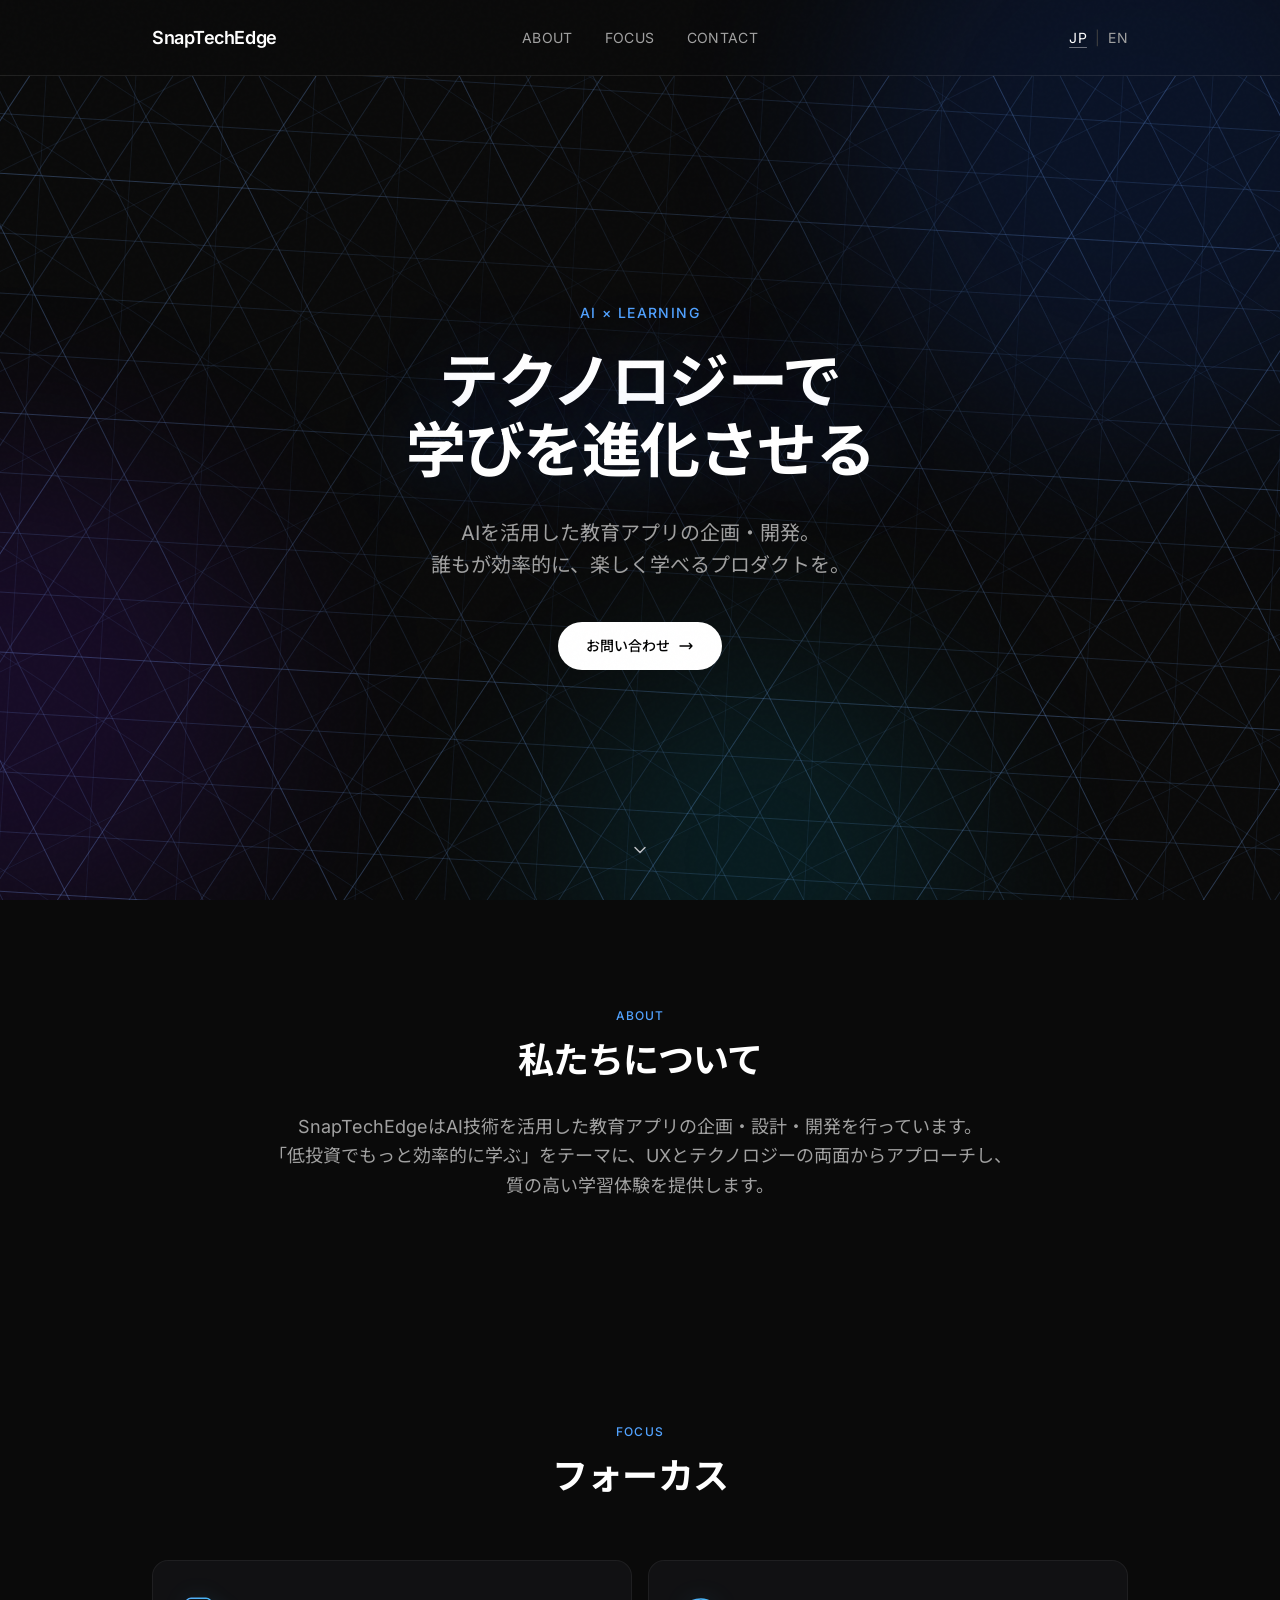
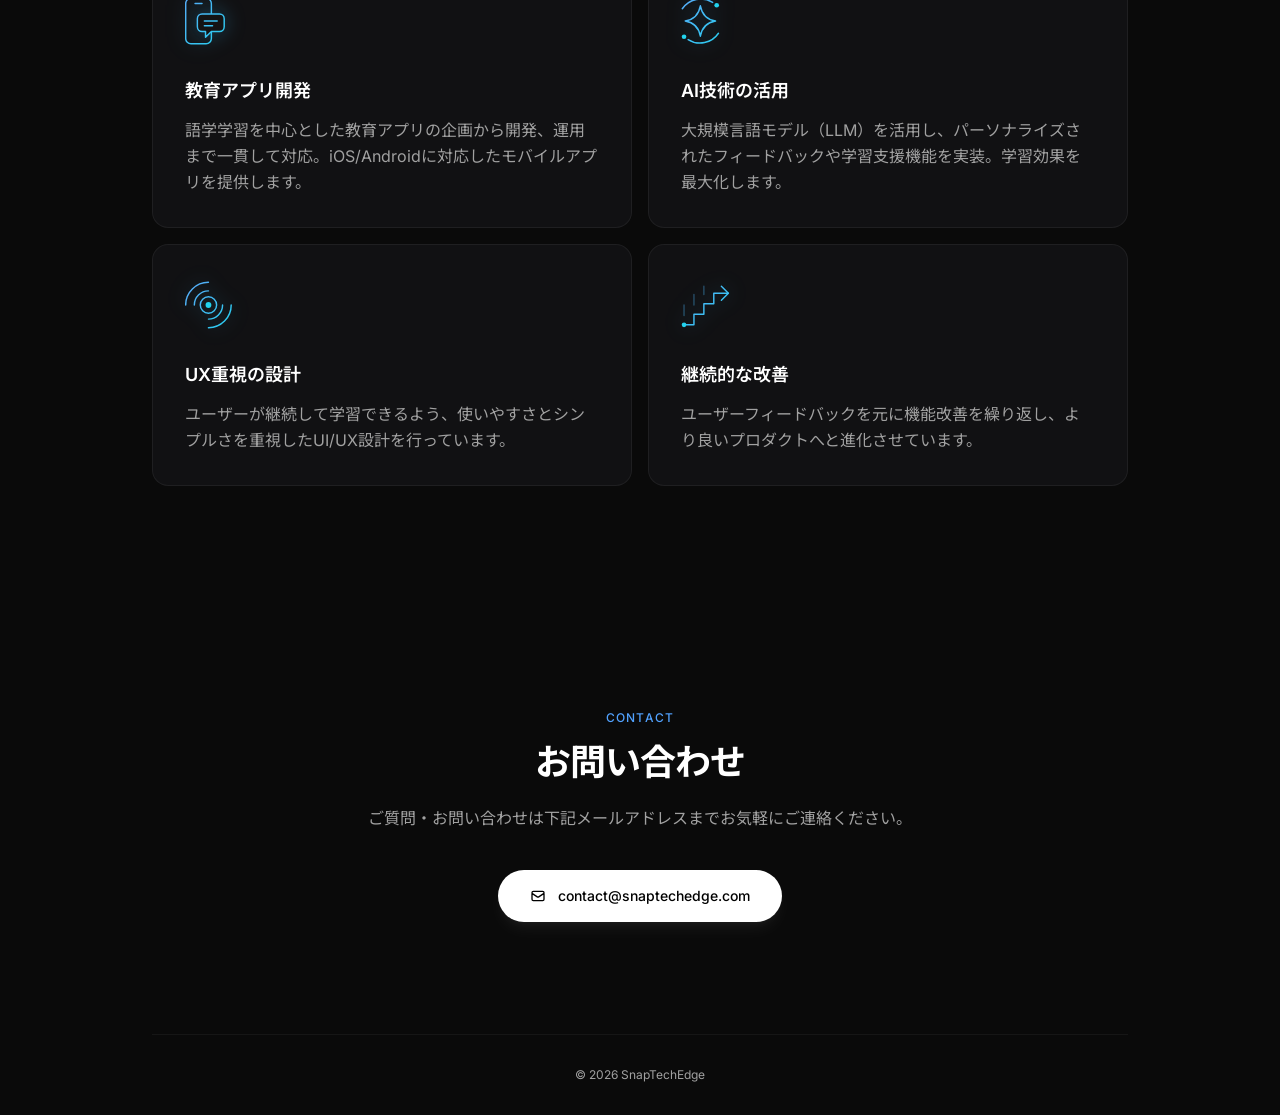
<file: index.html>
<!DOCTYPE html>
<html lang="ja">
<head>
    <meta charset="UTF-8">
    <meta name="viewport" content="width=device-width, initial-scale=1.0">
    <title>SnapTechEdge | AI × 教育アプリ開発</title>
    <meta name="description" content="SnapTechEdgeは、AIを活用した教育アプリの企画・開発を行う東京拠点のソフトウェア開発事業者です。">
    <!-- 正規 URL を明示 (Search Console 「重複」「リダイレクト」警告対策) -->
    <link rel="canonical" href="https://snaptechedge.com/">
    <link rel="alternate" hreflang="ja" href="https://snaptechedge.com/">
    <link rel="alternate" hreflang="en" href="https://snaptechedge.com/en/">
    <link rel="alternate" hreflang="x-default" href="https://snaptechedge.com/">
    <meta property="og:title" content="SnapTechEdge | AI × 教育アプリ開発">
    <meta property="og:description" content="SnapTechEdgeは、AIを活用した教育アプリの企画・開発を行う東京拠点のソフトウェア開発事業者です。">
    <meta property="og:type" content="website">
    <meta property="og:url" content="https://snaptechedge.com/">
    <meta property="og:locale" content="ja_JP">
    <meta name="twitter:card" content="summary">
    <meta name="theme-color" content="#0a0a0a">
    <!-- JS が動くことの印。これが付いたときだけ、見出しの動きを止めて待たせる。 -->
    <script>document.documentElement.classList.add('js');</script>
    <!-- pages.dev からアクセスされたら noindex を動的注入 + 本ドメインへ即時 301 リダイレクト。
         _redirects だけでは安定しないため二重対策 (canonical / robots / redirect)。 -->
    <script>
      (function () {
        var h = location.hostname;
        if (h.endsWith('.pages.dev')) {
          // 1. noindex を head に注入 (canonical だけでは弱いケースの保険)
          var m = document.createElement('meta');
          m.name = 'robots';
          m.content = 'noindex, nofollow';
          document.head.appendChild(m);
          // 2. 本ドメインへリダイレクト (履歴を残さない replace)
          location.replace('https://snaptechedge.com' + location.pathname + location.search + location.hash);
        }
      })();
    </script>
    <link rel="icon" type="image/png" sizes="32x32" href="/icon-32.png">
    <link rel="icon" type="image/png" sizes="192x192" href="/icon-192.png">
    <link rel="apple-touch-icon" href="/apple-touch-icon.png">
    <!-- 欧文の Inter は自前。和文は全文字入りが 3.2MB あって自前では持てないので、
         Google Fonts の Noto Sans JP を使う。OS ごとに字体が変わるのを避けるため。 -->
    <link rel="preload" as="font" type="font/woff2" href="/fonts/inter.woff2" crossorigin>
    <link rel="preconnect" href="https://fonts.googleapis.com">
    <link rel="preconnect" href="https://fonts.gstatic.com" crossorigin>
    <link rel="stylesheet" href="https://fonts.googleapis.com/css2?family=Noto+Sans+JP:wght@400;500;600;700&display=swap">
    <!-- Tailwind は手元で書き出した CSS を置く（ブラウザ版 CDN は本番非推奨・外部 JS を 1 つ減らす）。
         クラスを足したら tailwind.css を作り直し、下の ?v= も上げること（上げないと
         古い CSS が最大 4 時間残り、新しい HTML と食い違う）:
         npx @tailwindcss/cli@4 -i in.css -o tailwind.css --minify   （in.css は @import "tailwindcss"; @source "./index.html";） -->
    <link rel="stylesheet" href="/tailwind.css?v=20261101c">
    <style>
        /* 書体。欧文は Inter を自前で配る（ラテン文字は全部入りなので作り直しは不要）。
           和文は Noto Sans JP を Google Fonts から読む。自前で全文字入りを持つと
           3.2MB になり、ページの文字だけに絞ると足すたびに作り直しが要る。OS 任せだと
           Windows と Mac で字体が変わるため、ここは外部から読む形にしている。 */
        @font-face {
            font-family: 'Inter';
            src: url('/fonts/inter.woff2') format('woff2');
            font-weight: 400 700;
            font-style: normal;
            font-display: swap;
        }

        * { font-family: 'Inter', 'Noto Sans JP', sans-serif; }

        /* 本文は選択できないようにする。表示を丸ごと持っていかれるのを避けるため。
           連絡先のメールアドレスだけは、使う人が困るので選べるままにする。 */
        body {
            -webkit-user-select: none;
            user-select: none;
        }
        a[href^="mailto:"],
        a[href^="mailto:"] *,
        a[href^="/cdn-cgi/l/email-protection"],
        a[href^="/cdn-cgi/l/email-protection"] * {
            -webkit-user-select: text;
            user-select: text;
        }

        /* Subtle grain texture */
        body::before {
            content: '';
            position: fixed;
            inset: 0;
            z-index: 9999;
            pointer-events: none;
            opacity: 0.015;
            background-image: url("data:image/svg+xml,%3Csvg viewBox='0 0 256 256' xmlns='http://www.w3.org/2000/svg'%3E%3Cfilter id='noise'%3E%3CfeTurbulence type='fractalNoise' baseFrequency='0.9' numOctaves='4' stitchTiles='stitch'/%3E%3C/filter%3E%3Crect width='100%25' height='100%25' filter='url(%23noise)' fill='white'/%3E%3C/svg%3E");
        }

        /* 背景の幾何学模様。中央は薄く、外へ行くほど出す（文字の上で邪魔しない）。 */
        #lines{
            -webkit-mask-image:radial-gradient(ellipse 72% 62% at 50% 45%, rgba(0,0,0,.34), #000 72%);
            mask-image:radial-gradient(ellipse 72% 62% at 50% 45%, rgba(0,0,0,.34), #000 72%);
        }

        /* Glow effects */
        .glow-blue { box-shadow: 0 0 80px rgba(59, 130, 246, 0.15); }
        .glow-text { text-shadow: 0 0 80px rgba(59, 130, 246, 0.3); }

        /* Smooth scroll */
        html { scroll-behavior: smooth; }

        /* 動きを減らす設定のときは、画面送りと差し込みの動きも止める。 */
        @media (prefers-reduced-motion: reduce) {
            html { scroll-behavior: auto; }
            .fade-up { animation: none !important; opacity: 1 !important; }
            .type-reveal > .type-reveal-text { animation: none !important; opacity: 1 !important; }
            .type-reveal::before { animation: none !important; }   /* 幅 0 のままなので出ない */
        }

        /* Fade in animation */
        @keyframes fadeUp {
            from { opacity: 0; transform: translateY(30px); }
            to { opacity: 1; transform: translateY(0); }
        }
        .fade-up {
            animation: fadeUp 0.8s ease-out forwards;
            opacity: 0;
        }
        .fade-up-d1 { animation-delay: 0.1s; }
        .fade-up-d2 { animation-delay: 0.2s; }
        .fade-up-d3 { animation-delay: 0.3s; }
        .fade-up-d4 { animation-delay: 0.4s; }

        /* Type-reveal: a filled bar wipes in from the left, then collapses
           from the left while the text fades in behind it.
           Used for headings so they appear with a clean "filling → reveal" effect.
           Per-instance timing is controlled via --reveal-delay. */
        .type-reveal {
            --reveal-delay: 0s;
            position: relative;
            display: inline-block;
        }
        .type-reveal > .type-reveal-text {
            opacity: 0;
            animation: typeRevealText 1.1s ease-out forwards;
            animation-delay: var(--reveal-delay);
        }
        /* 止めておくのは JS が動くときだけ。動かない環境では、そのまま再生されて
           文字が出る（以前は opacity:0 のまま止まり、見出しが永久に出なかった）。 */
        .js .type-reveal > .type-reveal-text,
        .js .type-reveal::before { animation-play-state: paused; }
        .type-reveal::before {
            content: '';
            position: absolute;
            left: 0;
            top: 0;
            bottom: 0;
            width: 0;
            background: rgba(255, 255, 255, 0.45);   /* 0.92 では地が暗いぶん白が強すぎた（本人指摘） */
            border-radius: 2px;
            animation: typeRevealBar 1.1s ease-out forwards;
            animation-delay: var(--reveal-delay);
            pointer-events: none;
        }
        .type-reveal.playing::before,
        .type-reveal.playing > .type-reveal-text {
            animation-play-state: running;
        }

        @keyframes typeRevealBar {
            0%   { width: 0;    left: 0; }
            45%  { width: 100%; left: 0; }   /* bar fully drawn */
            100% { width: 0;    left: 100%; }/* collapses from left edge outward to right */
        }
        @keyframes typeRevealText {
            0%, 55%  { opacity: 0; }
            85%, 100%{ opacity: 1; }
        }

        /* Gradient border card */
        .card-glow {
            position: relative;
            /* 地の濃い色をほぼ不透明に敷き、その上に薄い白をのせる。
               背景の幾何学模様がカードの中まで透けないようにするため。 */
            background: linear-gradient(rgba(255,255,255,0.03), rgba(255,255,255,0.03)),
                        rgba(10,10,12,0.78);
            border: 1px solid rgba(255,255,255,0.06);
            transition: all 0.4s ease;
        }
        .card-glow:hover {
            border-color: rgba(59, 130, 246, 0.3);
            background: linear-gradient(rgba(255,255,255,0.05), rgba(255,255,255,0.05)),
                        rgba(10,10,12,0.82);
            transform: translateY(-2px);
        }

        /* フォーカスのアイコン（自作）。カードの中に四角を重ねず、細い線だけで見せる */
        .focus-icon {
            display: block;
            width: 3.5rem;
            height: 3.5rem;
            margin-bottom: 1.75rem;
            stroke: url(#focus-icon-gradient);
            stroke-width: 1.25;
            stroke-linecap: round;
            stroke-linejoin: round;
            filter: drop-shadow(0 0 10px rgba(56, 189, 248, 0.3));
            transition: filter 0.4s ease;
        }
        .focus-icon .dot { fill: #22d3ee; stroke: none; }
        .card-glow:hover .focus-icon {
            filter: drop-shadow(0 0 16px rgba(56, 189, 248, 0.6));
        }

        /* 1 枚目の画面はヒーローだけにする。ヘッダーのぶん（約 80px）を引いた高さを
           最低の高さにして、中身は上下の真ん中に置く。svh はアドレスバーが出ている
           ときの高さなので、スマホでも次の節が顔を出さない。 */
        #hero {
            min-height: calc(100vh - 80px);
            min-height: calc(100svh - 80px);
        }

        /* ヒーローの下の「SCROLL」。押せば次の節へ進む。矢印だけゆっくり上下する。 */
        .scroll-cue {
            position: absolute;
            left: 50%;
            bottom: 1.75rem;
            transform: translateX(-50%);
            display: flex;
            flex-direction: column;
            align-items: center;
            padding: 0.5rem 1rem;     /* 矢印だけなので、押せる範囲を広げておく */
            color: rgba(212, 212, 216, 0.9);   /* 背景の模様に負けない程度まで上げる（実測） */
            transition: color 0.3s ease;
        }
        .scroll-cue:hover { color: #fff; }
        .scroll-cue svg {
            width: 1.25rem;
            height: 1.25rem;
            animation: scrollCue 2.2s ease-in-out infinite;
        }
        @keyframes scrollCue {
            0%, 100% { transform: translateY(0); opacity: .7; }
            50%      { transform: translateY(5px); opacity: 1; }
        }
        @media (prefers-reduced-motion: reduce) {
            .scroll-cue svg { animation: none; }
        }

        /* ヘッダーの帯には背景の模様を出さない。画面いっぱいの地を敷いて模様だけ隠す。
           地は z=-12 なので、模様（z=-15）は隠れ、オーブの光（z=-10）はそのまま出る。 */
        header { position: relative; }
        header::before {
            content: '';
            position: absolute;
            top: 0;
            bottom: 0;
            left: calc(50% - 50vw);
            width: 100vw;
            background: #0a0a0a;
            z-index: -12;
        }
        /* ヘッダーとページの境目。帯と同じ幅（画面いっぱい）で 1 本引く。
           以前は border-b だったので、器の幅までしか伸びていなかった。 */
        header::after {
            content: '';
            position: absolute;
            left: calc(50% - 50vw);
            bottom: 0;
            width: 100vw;
            height: 1px;
            background: rgba(255, 255, 255, 0.09);
        }

        /* Hero gradient orb */
        .orb {
            position: absolute;
            border-radius: 50%;
            filter: blur(100px);
            opacity: 0.12;
        }

        /* (lines rendered via canvas JS) */
    </style>
</head>
<body class="bg-[#0a0a0a] text-neutral-300 antialiased" style="overflow-x:clip">

    <!-- Lines Canvas -->
    <canvas id="lines" class="fixed inset-0" style="z-index:-15; pointer-events:none;"></canvas>

    <!-- Background orbs -->
    <div class="fixed inset-0 -z-10 overflow-hidden">
        <div class="orb w-[600px] h-[600px] bg-blue-600 -top-40 -right-40"></div>
        <div class="orb w-[500px] h-[500px] bg-violet-600 top-1/2 -left-60"></div>
        <div class="orb w-[400px] h-[400px] bg-cyan-500 -bottom-40 right-1/4"></div>
    </div>

    <div class="max-w-5xl mx-auto px-6">

        <!-- Header -->
        <!-- 広い画面は 3 列（ロゴ / メニュー / 言語）にして、真ん中の列を画面の中央へ。
             狭い画面では 3 つを中央に置くだけの幅が無い（ロゴ 110 + メニュー 171 +
             言語 17 で、両端をそろえると 391px 要る）ので、横並びのまま端に寄せる。 -->
        <header class="flex items-center justify-between gap-2 sm:grid sm:grid-cols-[1fr_auto_1fr] py-6">
            <a href="/" class="sm:justify-self-start text-base sm:text-lg font-semibold tracking-tight text-white whitespace-nowrap mr-3">
                SnapTechEdge
            </a>
            <nav class="sm:justify-self-center flex items-center gap-3 sm:gap-8 text-xs sm:text-sm tracking-wide text-neutral-400 whitespace-nowrap">
                <a href="#about" class="hover:text-white transition-colors duration-300">ABOUT</a>
                <a href="#business" class="hover:text-white transition-colors duration-300">FOCUS</a>
                <a href="#contact" class="hover:text-white transition-colors duration-300">CONTACT</a>
            </nav>
            <div class="sm:justify-self-end flex items-center gap-2 text-xs sm:text-sm tracking-wide">
                <a href="/" hreflang="ja" class="text-white underline underline-offset-4 decoration-white/40" aria-current="page">JP</a>
                <span class="text-neutral-700" aria-hidden="true">|</span>
                <a href="/en/" hreflang="en" lang="en" class="text-neutral-400 hover:text-white transition-colors duration-300">EN</a>
            </div>
        </header>

        <main>

            <!-- Hero -->
            <section id="hero" class="relative flex flex-col items-center justify-center py-16">
                <div class="max-w-3xl mx-auto text-center">
                    <p class="text-sm font-medium text-blue-400 tracking-widest uppercase mb-6"><span class="type-reveal" style="--reveal-delay:0s"><span class="type-reveal-text">AI × Learning</span></span></p>
                    <h1 class="text-3xl sm:text-4xl lg:text-6xl font-bold tracking-tight leading-[1.15] text-white glow-text">
                        <span class="type-reveal" style="--reveal-delay:.3s"><span class="type-reveal-text">テクノロジーで</span></span><br>
                        <span class="type-reveal" style="--reveal-delay:.6s"><span class="type-reveal-text">学びを進化させる</span></span>
                    </h1>
                    <p class="mt-8 text-lg sm:text-xl text-neutral-400 leading-relaxed max-w-xl mx-auto [word-break:auto-phrase]">
                        <span class="type-reveal" style="--reveal-delay:.9s"><span class="type-reveal-text">AIを活用した教育アプリの企画・開発。</span></span><br>
                        <span class="type-reveal" style="--reveal-delay:1.1s"><span class="type-reveal-text">誰もが効率的に、楽しく学べるプロダクトを。</span></span>
                    </p>
                    <div class="mt-10 flex items-center justify-center gap-4 fade-up fade-up-d3">
                        <a href="#contact" class="inline-flex items-center gap-2 px-7 py-3.5 rounded-full bg-white text-black text-sm font-medium hover:bg-neutral-200 transition-all duration-300">
                            お問い合わせ
                            <svg class="w-4 h-4" fill="none" stroke="currentColor" viewBox="0 0 24 24">
                                <path stroke-linecap="round" stroke-linejoin="round" stroke-width="2" d="M17 8l4 4m0 0l-4 4m4-4H3"/>
                            </svg>
                        </a>
                    </div>
                </div>

                <a href="#about" class="scroll-cue" aria-label="下へ進む">
                    <svg viewBox="0 0 24 24" fill="none" stroke="currentColor" aria-hidden="true">
                        <path stroke-linecap="round" stroke-linejoin="round" stroke-width="1.75" d="M6 9l6 6 6-6"/>
                    </svg>
                </a>
            </section>

<!-- About -->
            <section id="about" class="py-20 sm:py-28">
                <div class="max-w-3xl mx-auto text-center">
                    <div>
                        <p class="text-xs font-medium text-blue-400 tracking-widest uppercase mb-4 fade-up">About</p>
                        <h2 class="text-3xl sm:text-4xl font-bold text-white tracking-tight fade-up fade-up-d1"><span class="type-reveal" style="--reveal-delay:.2s"><span class="type-reveal-text">私たちについて</span></span></h2>
                    </div>
                    <div class="mt-8 fade-up fade-up-d2">
                        <p class="text-neutral-400 leading-relaxed text-lg [word-break:auto-phrase]">
                            SnapTechEdgeはAI技術を活用した教育アプリの企画・設計・開発を行っています。
                        </p>
                        <p class="text-neutral-400 leading-relaxed text-lg [word-break:auto-phrase]">
                            「低投資でもっと効率的に学ぶ」をテーマに、UXとテクノロジーの両面からアプローチし、質の高い学習体験を提供します。
                        </p>
                    </div>
                </div>
            </section>

<!-- Business -->
            <section id="business" class="py-20 sm:py-28">
                <div class="mb-16 text-center">
                    <p class="text-xs font-medium text-blue-400 tracking-widest uppercase mb-4 fade-up">Focus</p>
                    <h2 class="text-3xl sm:text-4xl font-bold text-white tracking-tight fade-up fade-up-d1"><span class="type-reveal" style="--reveal-delay:.2s"><span class="type-reveal-text">フォーカス</span></span></h2>
                </div>

                <svg width="0" height="0" class="absolute" aria-hidden="true">
                    <defs>
                        <linearGradient id="focus-icon-gradient" gradientUnits="userSpaceOnUse" x1="0" y1="0" x2="48" y2="48">
                            <stop offset="0" stop-color="#60a5fa"/>
                            <stop offset="1" stop-color="#22d3ee"/>
                        </linearGradient>
                    </defs>
                </svg>
                <div class="grid sm:grid-cols-2 gap-4">
                    <div class="card-glow rounded-2xl p-8 fade-up">
                        <svg class="focus-icon" fill="none" viewBox="10.4 0 48 48" aria-hidden="true">
                            <rect x="11" y="4.5" width="22" height="39" rx="4.5"/>
                            <path d="M19 9h6"/>
                            <path d="M25 18h15a4 4 0 0 1 4 4v7a4 4 0 0 1-4 4h-7l-5 5v-5h-3a4 4 0 0 1-4-4v-7a4 4 0 0 1 4-4z" fill="#141414"/>
                            <path d="M27 24h11M27 28h7"/>
                        </svg>
                        <h3 class="text-lg font-semibold text-white mb-3"><span class="type-reveal" style="--reveal-delay:.1s"><span class="type-reveal-text">教育アプリ開発</span></span></h3>
                        <p class="text-neutral-400 leading-relaxed">
                            語学学習を中心とした教育アプリの企画から開発、運用まで一貫して対応。iOS/Androidに対応したモバイルアプリを提供します。
                        </p>
                    </div>

                    <div class="card-glow rounded-2xl p-8 fade-up fade-up-d1">
                        <svg class="focus-icon" fill="none" viewBox="7.4 0 48 48" aria-hidden="true">
                            <path d="M24 11c1.3 7.4 5.6 11.7 13 13-7.4 1.3-11.7 5.6-13 13-1.3-7.4-5.6-11.7-13-13 7.4-1.3 11.7-5.6 13-13z"/>
                            <path d="M8.5 13.5A19 19 0 0 1 34.5 8.1"/>
                            <path d="M39.5 34.5A19 19 0 0 1 13.5 39.9"/>
                            <circle class="dot" cx="38" cy="10.5" r="2"/>
                            <circle class="dot" cx="10" cy="37.5" r="2"/>
                        </svg>
                        <h3 class="text-lg font-semibold text-white mb-3"><span class="type-reveal" style="--reveal-delay:.1s"><span class="type-reveal-text">AI技術の活用</span></span></h3>
                        <p class="text-neutral-400 leading-relaxed">
                            大規模言語モデル（LLM）を活用し、パーソナライズされたフィードバックや学習支援機能を実装。学習効果を最大化します。
                        </p>
                    </div>

                    <div class="card-glow rounded-2xl p-8 fade-up fade-up-d2">
                        <svg class="focus-icon" fill="none" viewBox="3.9 0 48 48" aria-hidden="true">
                            <circle cx="24" cy="24" r="7"/>
                            <path d="M11.9 24A12.1 12.1 0 0 1 24 11.9"/>
                            <path d="M36.1 24A12.1 12.1 0 0 1 24 36.1"/>
                            <path d="M4.5 24A19.5 19.5 0 0 1 24 4.5"/>
                            <path d="M43.5 24A19.5 19.5 0 0 1 24 43.5"/>
                            <circle class="dot" cx="24" cy="24" r="2.5"/>
                        </svg>
                        <h3 class="text-lg font-semibold text-white mb-3"><span class="type-reveal" style="--reveal-delay:.1s"><span class="type-reveal-text">UX重視の設計</span></span></h3>
                        <p class="text-neutral-400 leading-relaxed">
                            ユーザーが継続して学習できるよう、使いやすさとシンプルさを重視したUI/UX設計を行っています。
                        </p>
                    </div>

                    <div class="card-glow rounded-2xl p-8 fade-up fade-up-d3">
                        <svg class="focus-icon" fill="none" viewBox="2.4 0 48 48" aria-hidden="true">
                            <path d="M5 41h8.5v-9H22v-9h8.5v-9H43"/>
                            <path d="M37 8l6 6-6 6"/>
                            <path d="M5 33V24M13.5 24v-9M22 15V8" opacity=".35"/>
                            <circle class="dot" cx="5" cy="41" r="2"/>
                        </svg>
                        <h3 class="text-lg font-semibold text-white mb-3"><span class="type-reveal" style="--reveal-delay:.1s"><span class="type-reveal-text">継続的な改善</span></span></h3>
                        <p class="text-neutral-400 leading-relaxed">
                            ユーザーフィードバックを元に機能改善を繰り返し、より良いプロダクトへと進化させています。
                        </p>
                    </div>
                </div>
            </section>

<!-- Contact -->
            <section id="contact" class="py-20 sm:py-28 text-center">
                <p class="text-xs font-medium text-blue-400 tracking-widest uppercase mb-4">Contact</p>
                <h2 class="text-3xl sm:text-4xl font-bold text-white tracking-tight mb-6"><span class="type-reveal" style="--reveal-delay:.1s"><span class="type-reveal-text">お問い合わせ</span></span></h2>
                <p class="text-neutral-400 mb-10 max-w-xl mx-auto [word-break:auto-phrase]">
                    ご質問・お問い合わせは下記メールアドレスまでお気軽にご連絡ください。
                </p>
                <a href="mailto:contact@snaptechedge.com" class="inline-flex items-center gap-3 px-8 py-4 rounded-full bg-white text-black text-sm font-medium hover:bg-neutral-200 transition-all duration-300 shadow-lg shadow-white/5">
                    <svg class="w-4 h-4" fill="none" stroke="currentColor" viewBox="0 0 24 24">
                        <path stroke-linecap="round" stroke-linejoin="round" stroke-width="2" d="M3 8l7.89 5.26a2 2 0 002.22 0L21 8M5 19h14a2 2 0 002-2V7a2 2 0 00-2-2H5a2 2 0 00-2 2v10a2 2 0 002 2z"/>
                    </svg>
                    contact@snaptechedge.com
                </a>
            </section>

        </main>

        <!-- Footer -->
        <footer class="border-t border-white/5 py-8 text-xs text-neutral-400 flex flex-col sm:flex-row items-center justify-center gap-3">
            <span>© <span id="year">2026</span> SnapTechEdge</span>
        </footer>

    </div>

    <script>
        document.getElementById('year').textContent = new Date().getFullYear();

        // Intersection Observer for fade-in animations
        const observer = new IntersectionObserver((entries) => {
            entries.forEach(entry => {
                if (entry.isIntersecting) {
                    if (entry.target.classList.contains('type-reveal')) {
                        entry.target.classList.add('playing');
                    } else {
                        entry.target.style.animationPlayState = 'running';
                    }
                    observer.unobserve(entry.target);
                }
            });
        }, { threshold: 0.1 });

        document.querySelectorAll('.fade-up').forEach(el => {
            el.style.animationPlayState = 'paused';
            observer.observe(el);
        });

        // Wipe-reveal headings: observe each type-reveal so it fires when scrolled into view
        document.querySelectorAll('.type-reveal').forEach(el => {
            observer.observe(el);
        });

        // カードを押すと 1 回転する。遊びなので、入れ替わりの動きには触らない。
        // element.animate で回すのは、カードに付いている fade-up の animation を
        // 書き換えずに済ませるため。途中は少し縮めて、回っても隣の列からはみ出さない。
        (() => {
            const reduce = window.matchMedia('(prefers-reduced-motion: reduce)');
            document.querySelectorAll('.card-glow').forEach((card) => {
                card.addEventListener('click', () => {
                    if (reduce.matches || card.dataset.spinning) return;
                    card.dataset.spinning = '1';
                    card.style.zIndex = '5';      // 回っている間だけ隣の上に出す
                    const spin = card.animate([
                        { transform: 'rotate(0deg) scale(1)' },
                        { transform: 'rotate(180deg) scale(.82)' },
                        { transform: 'rotate(360deg) scale(1)' }
                    ], { duration: 850, easing: 'cubic-bezier(.33, 0, .2, 1)' });
                    const done = () => {
                        card.style.zIndex = '';
                        delete card.dataset.spinning;
                    };
                    spin.finished.then(done, done);   // 取り消されたときも片付ける
                });
            });
        })();

        // 背景の幾何学模様（三角格子をゆっくり回す）
        // 以前は端からランダムな線が伸びて消える実装だった（オーナー指示で幾何学模様へ）。
        // 背景なのでずっと動く。負荷を抑えるため、1 フレームで stroke するパスを 9 本に収め、
        // 30fps に間引き、タブが隠れたら止める。
        // 動きを減らす設定のときは、止まった絵を 1 枚だけ描く。
        (() => {
            const c = document.getElementById('lines');
            if (!c || !c.getContext) return;
            const ctx = c.getContext('2d');

            const SPACING = 58;          // 濃い 3 方向の間隔（CSS px）
            const COLOR = '120,170,245'; // 以前の線と同系の青
            const ALPHA = 0.17;        // 0.09 だと地とオーブに負けて見えなかった（実測）
            const ALPHA_THIN = 0.085;    // 間に入れる 3 方向は濃い線の半分
            const ALPHA_BOLD = 0.29;     // 濃い方向の 4 本ごとに 1 本だけ強め、粗い格子を重ねる
            const WIDE = 1.5;            // 薄い 3 方向は間隔を 1.5 倍にして、線を増やしすぎない
            const EVERY = 4;             // 強める間隔（本）
            const TURN_MS = 420000;      // 全体の回転。1 周 7 分
            const DRIFT_MS = 97000;      // ゆっくり横に揺らす周期
            const FRAME_MS = 33;         // 30fps に間引く
            // 30 度ずつの 6 方向。方向は固定する。方向ごとに別々に傾けると 3 方向の関係が
            // 崩れて格子に見えなくなる（Codex 指摘）ので、動きは全体の回転・間隔の伸縮・
            // 方向ごとの横すべりだけで作る。
            const DIRS = 6;
            // 間隔は長い周期で ±8% 開いて閉じる。
            const BREATH_MS = 67000;
            const BREATH = 0.08;
            // 方向ごとに、自分の法線方向へ別の速さ・向きですべらせる（交点が動く）。
            // 1 周で間隔 1 つ分すべり、剰余で折り返すので、何分経っても端に空白は出ない。
            // 折り返す幅は、濃い方向だけ間隔の 4 つ分にする。間隔 1 つ分で折り返すと
            // 線の番号が 1 つずれ、強める線が入れ替わって見える（Codex 指摘）。
            const SLIDE_MS = [37000, -53000, 71000, -83000, 97000, -113000];

            const reduce = window.matchMedia('(prefers-reduced-motion: reduce)');
            let dpr = 1, w = 0, h = 0, span = 0;
            let raf = 0, prev = 0, elapsed = 0;

            function size() {
                dpr = Math.min(window.devicePixelRatio || 1, 2);
                w = window.innerWidth;
                h = window.innerHeight;
                c.width = Math.round(w * dpr);
                c.height = Math.round(h * dpr);
                c.style.width = w + 'px';
                c.style.height = h + 'px';
                // 幅と高さを入れ直すと状態が消えるので、ここで引き直す。
                ctx.setTransform(dpr, 0, 0, dpr, 0, 0);
                ctx.lineWidth = 1;         // CSS px で 1 本（実画素 1 本だと細くて消える）
                // 回しても角が出ないよう、対角線より長く取る（間隔はいちばん広いものに合わせる）。
                span = Math.hypot(w, h) + SPACING * WIDE * 4;
            }

            function paint(ms) {
                const angle = (ms / TURN_MS) * Math.PI * 2;
                const drift = Math.sin((ms / DRIFT_MS) * Math.PI * 2) * (SPACING / 2);
                const breath = 1 + BREATH * Math.sin((ms / BREATH_MS) * Math.PI * 2);
                const half = span / 2;

                ctx.clearRect(0, 0, w, h);
                ctx.save();
                ctx.translate(w / 2 + drift, h / 2 - drift * 0.6);
                ctx.rotate(angle);
                // 0 / 30 / 60 / 90 / 120 / 150 度。偶数番が濃い 3 方向（元の三角格子）、
                // 奇数番がその間に入る薄い 3 方向。濃さと間隔が交互なので、細かい格子と
                // 粗い格子が重なって見える。方向ごとに 1〜2 本のパスにまとめて描く。
                for (let k = 0; k < DIRS; k++) {
                    const main = k % 2 === 0;
                    const gap = SPACING * (main ? 1 : WIDE) * breath;
                    const slide = (ms / SLIDE_MS[k]) * gap % (gap * (main ? EVERY : 1));
                    ctx.save();
                    ctx.rotate(k * Math.PI / DIRS);
                    const path = new Path2D();
                    const bold = main ? new Path2D() : null;
                    const from = Math.ceil((-half - slide) / gap);
                    const to = Math.floor((half - slide) / gap);
                    for (let i = from; i <= to; i++) {
                        const y = slide + i * gap;
                        const p = (bold && i % EVERY === 0) ? bold : path;
                        p.moveTo(-half, y);
                        p.lineTo(half, y);
                    }
                    ctx.strokeStyle = 'rgba(' + COLOR + ',' + (main ? ALPHA : ALPHA_THIN) + ')';
                    ctx.stroke(path);
                    if (bold) {
                        ctx.strokeStyle = 'rgba(' + COLOR + ',' + ALPHA_BOLD + ')';
                        ctx.stroke(bold);
                    }
                    ctx.restore();
                }
                ctx.restore();
            }

            function loop(ts) {
                raf = requestAnimationFrame(loop);
                if (!prev) prev = ts;
                const dt = ts - prev;
                if (dt < FRAME_MS) return;
                prev = ts;
                elapsed += dt;          // 経過で回すので、止めて再開しても飛ばない
                paint(elapsed);
            }

            function start() {
                if (raf || reduce.matches) return;
                prev = 0;
                raf = requestAnimationFrame(loop);
            }
            function stop() {
                if (!raf) return;
                cancelAnimationFrame(raf);
                raf = 0;
            }

            // 端末の向きやアドレスバーの出入りで何度も作り直さない。
            let timer = 0, lastW = 0, lastH = 0;
            function onResize() {
                clearTimeout(timer);
                timer = setTimeout(function () {
                    if (window.innerWidth === lastW && Math.abs(window.innerHeight - lastH) < 120) return;
                    lastW = window.innerWidth;
                    lastH = window.innerHeight;
                    size();
                    paint(elapsed);
                }, 150);
            }

            size();
            lastW = w; lastH = h;
            paint(0);
            if (!reduce.matches) start();

            window.addEventListener('resize', onResize);
            document.addEventListener('visibilitychange', function () {
                if (document.hidden) stop(); else start();
            });
            // 開いている間に設定が変わっても追従する。
            (reduce.addEventListener ? reduce.addEventListener.bind(reduce, 'change')
                                     : reduce.addListener.bind(reduce))(function () {
                if (reduce.matches) { stop(); paint(elapsed); } else start();
            });
        })();

    </script>

</body>
</html>
</file>
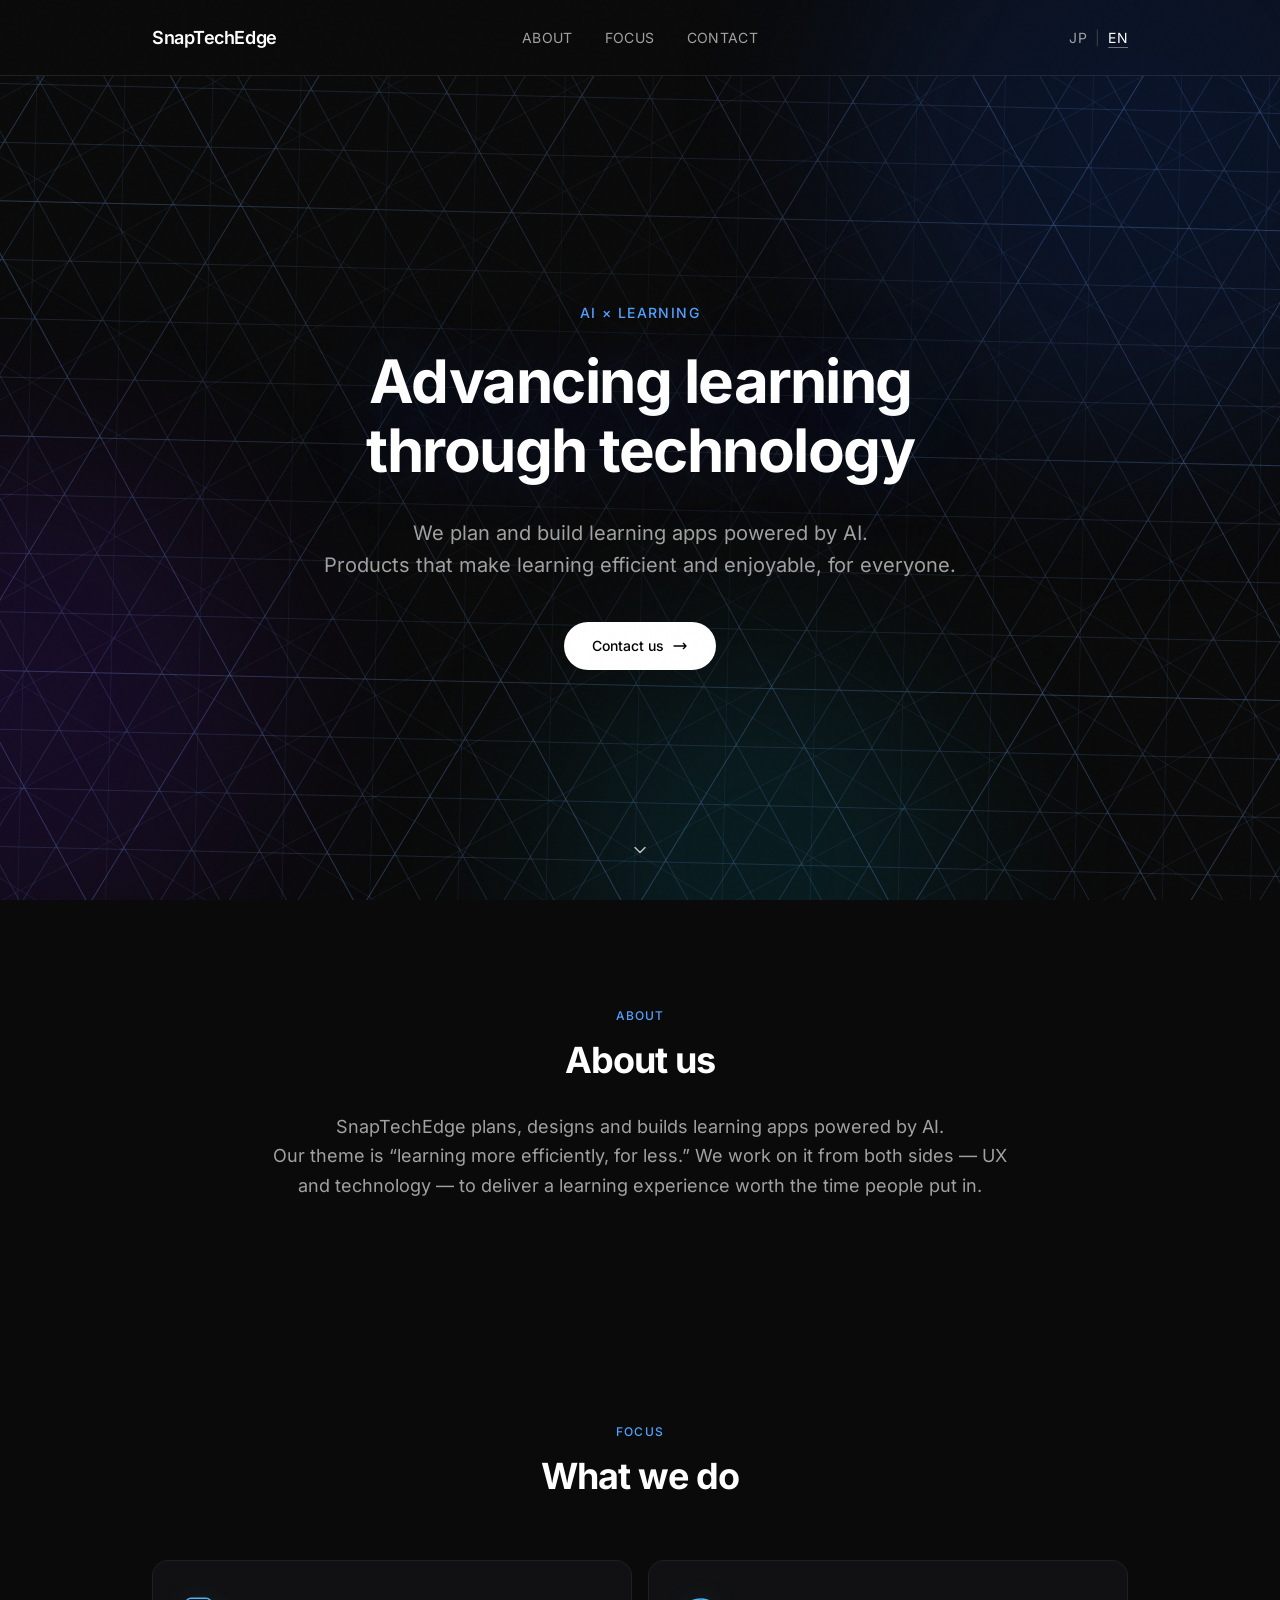
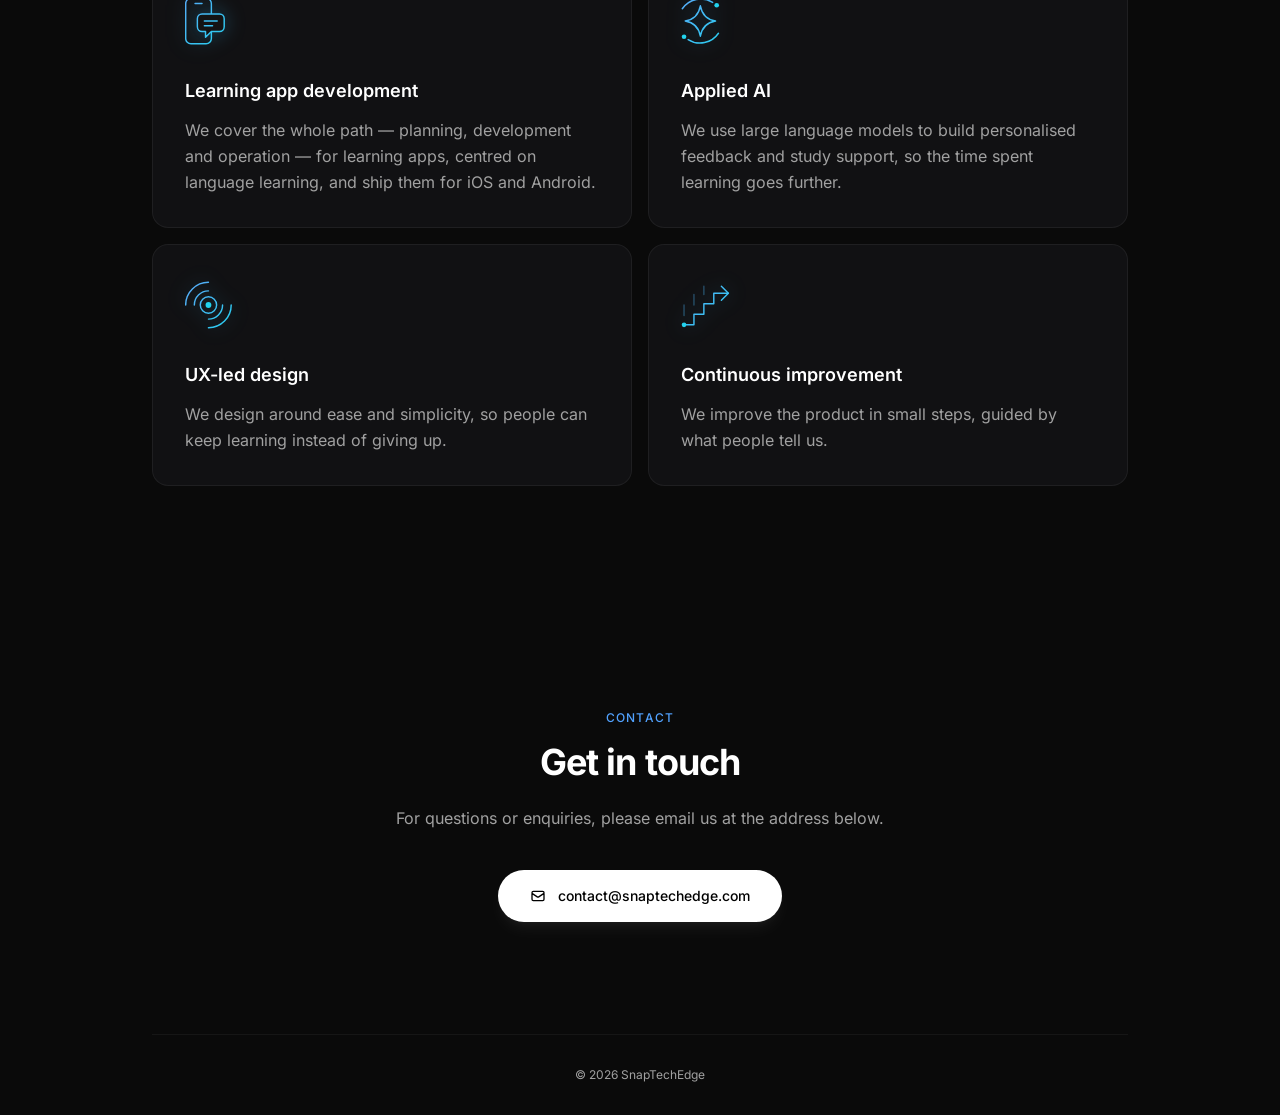
<file: en/index.html>
<!DOCTYPE html>
<html lang="en">
<head>
    <meta charset="UTF-8">
    <meta name="viewport" content="width=device-width, initial-scale=1.0">
    <title>SnapTechEdge | AI-powered learning apps</title>
    <meta name="description" content="SnapTechEdge is a Tokyo-based software company that plans and builds learning apps powered by AI.">
    <!-- 正規 URL を明示 (Search Console 「重複」「リダイレクト」警告対策) -->
    <link rel="canonical" href="https://snaptechedge.com/en/">
    <link rel="alternate" hreflang="ja" href="https://snaptechedge.com/">
    <link rel="alternate" hreflang="en" href="https://snaptechedge.com/en/">
    <link rel="alternate" hreflang="x-default" href="https://snaptechedge.com/">
    <meta property="og:title" content="SnapTechEdge | AI-powered learning apps">
    <meta property="og:description" content="SnapTechEdge is a Tokyo-based software company that plans and builds learning apps powered by AI.">
    <meta property="og:type" content="website">
    <meta property="og:url" content="https://snaptechedge.com/en/">
    <meta property="og:locale" content="en_US">
    <meta name="twitter:card" content="summary">
    <meta name="theme-color" content="#0a0a0a">
    <!-- JS が動くことの印。これが付いたときだけ、見出しの動きを止めて待たせる。 -->
    <script>document.documentElement.classList.add('js');</script>
    <!-- pages.dev からアクセスされたら noindex を動的注入 + 本ドメインへ即時 301 リダイレクト。
         _redirects だけでは安定しないため二重対策 (canonical / robots / redirect)。 -->
    <script>
      (function () {
        var h = location.hostname;
        if (h.endsWith('.pages.dev')) {
          // 1. noindex を head に注入 (canonical だけでは弱いケースの保険)
          var m = document.createElement('meta');
          m.name = 'robots';
          m.content = 'noindex, nofollow';
          document.head.appendChild(m);
          // 2. 本ドメインへリダイレクト (履歴を残さない replace)
          location.replace('https://snaptechedge.com' + location.pathname + location.search + location.hash);
        }
      })();
    </script>
    <link rel="icon" type="image/png" sizes="32x32" href="/icon-32.png">
    <link rel="icon" type="image/png" sizes="192x192" href="/icon-192.png">
    <link rel="apple-touch-icon" href="/apple-touch-icon.png">
    <!-- 欧文の Inter は自前。和文は全文字入りが 3.2MB あって自前では持てないので、
         Google Fonts の Noto Sans JP を使う。OS ごとに字体が変わるのを避けるため。 -->
    <link rel="preload" as="font" type="font/woff2" href="/fonts/inter.woff2" crossorigin>
    <!-- Tailwind は手元で書き出した CSS を置く（ブラウザ版 CDN は本番非推奨・外部 JS を 1 つ減らす）。
         クラスを足したら tailwind.css を作り直し、下の ?v= も上げること（上げないと
         古い CSS が最大 4 時間残り、新しい HTML と食い違う）:
         npx @tailwindcss/cli@4 -i in.css -o tailwind.css --minify   （in.css は @import "tailwindcss"; @source "./index.html";） -->
    <link rel="stylesheet" href="/tailwind.css?v=20261101c">
    <style>
        /* 書体。欧文は Inter を自前で配る（ラテン文字は全部入りなので作り直しは不要）。
           和文は Noto Sans JP を Google Fonts から読む。自前で全文字入りを持つと
           3.2MB になり、ページの文字だけに絞ると足すたびに作り直しが要る。OS 任せだと
           Windows と Mac で字体が変わるため、ここは外部から読む形にしている。 */
        @font-face {
            font-family: 'Inter';
            src: url('/fonts/inter.woff2') format('woff2');
            font-weight: 400 700;
            font-style: normal;
            font-display: swap;
        }

        * { font-family: 'Inter', sans-serif; }

        /* 本文は選択できないようにする。表示を丸ごと持っていかれるのを避けるため。
           連絡先のメールアドレスだけは、使う人が困るので選べるままにする。 */
        body {
            -webkit-user-select: none;
            user-select: none;
        }
        a[href^="mailto:"],
        a[href^="mailto:"] *,
        a[href^="/cdn-cgi/l/email-protection"],
        a[href^="/cdn-cgi/l/email-protection"] * {
            -webkit-user-select: text;
            user-select: text;
        }

        /* Subtle grain texture */
        body::before {
            content: '';
            position: fixed;
            inset: 0;
            z-index: 9999;
            pointer-events: none;
            opacity: 0.015;
            background-image: url("data:image/svg+xml,%3Csvg viewBox='0 0 256 256' xmlns='http://www.w3.org/2000/svg'%3E%3Cfilter id='noise'%3E%3CfeTurbulence type='fractalNoise' baseFrequency='0.9' numOctaves='4' stitchTiles='stitch'/%3E%3C/filter%3E%3Crect width='100%25' height='100%25' filter='url(%23noise)' fill='white'/%3E%3C/svg%3E");
        }

        /* 背景の幾何学模様。中央は薄く、外へ行くほど出す（文字の上で邪魔しない）。 */
        #lines{
            -webkit-mask-image:radial-gradient(ellipse 72% 62% at 50% 45%, rgba(0,0,0,.34), #000 72%);
            mask-image:radial-gradient(ellipse 72% 62% at 50% 45%, rgba(0,0,0,.34), #000 72%);
        }

        /* Glow effects */
        .glow-blue { box-shadow: 0 0 80px rgba(59, 130, 246, 0.15); }
        .glow-text { text-shadow: 0 0 80px rgba(59, 130, 246, 0.3); }

        /* Smooth scroll */
        html { scroll-behavior: smooth; }

        /* 動きを減らす設定のときは、画面送りと差し込みの動きも止める。 */
        @media (prefers-reduced-motion: reduce) {
            html { scroll-behavior: auto; }
            .fade-up { animation: none !important; opacity: 1 !important; }
            .type-reveal > .type-reveal-text { animation: none !important; opacity: 1 !important; }
            .type-reveal::before { animation: none !important; }   /* 幅 0 のままなので出ない */
        }

        /* Fade in animation */
        @keyframes fadeUp {
            from { opacity: 0; transform: translateY(30px); }
            to { opacity: 1; transform: translateY(0); }
        }
        .fade-up {
            animation: fadeUp 0.8s ease-out forwards;
            opacity: 0;
        }
        .fade-up-d1 { animation-delay: 0.1s; }
        .fade-up-d2 { animation-delay: 0.2s; }
        .fade-up-d3 { animation-delay: 0.3s; }
        .fade-up-d4 { animation-delay: 0.4s; }

        /* Type-reveal: a filled bar wipes in from the left, then collapses
           from the left while the text fades in behind it.
           Used for headings so they appear with a clean "filling → reveal" effect.
           Per-instance timing is controlled via --reveal-delay. */
        .type-reveal {
            --reveal-delay: 0s;
            position: relative;
            display: inline-block;
        }
        .type-reveal > .type-reveal-text {
            opacity: 0;
            animation: typeRevealText 1.1s ease-out forwards;
            animation-delay: var(--reveal-delay);
        }
        /* 止めておくのは JS が動くときだけ。動かない環境では、そのまま再生されて
           文字が出る（以前は opacity:0 のまま止まり、見出しが永久に出なかった）。 */
        .js .type-reveal > .type-reveal-text,
        .js .type-reveal::before { animation-play-state: paused; }
        .type-reveal::before {
            content: '';
            position: absolute;
            left: 0;
            top: 0;
            bottom: 0;
            width: 0;
            background: rgba(255, 255, 255, 0.45);   /* 0.92 では地が暗いぶん白が強すぎた（本人指摘） */
            border-radius: 2px;
            animation: typeRevealBar 1.1s ease-out forwards;
            animation-delay: var(--reveal-delay);
            pointer-events: none;
        }
        .type-reveal.playing::before,
        .type-reveal.playing > .type-reveal-text {
            animation-play-state: running;
        }

        @keyframes typeRevealBar {
            0%   { width: 0;    left: 0; }
            45%  { width: 100%; left: 0; }   /* bar fully drawn */
            100% { width: 0;    left: 100%; }/* collapses from left edge outward to right */
        }
        @keyframes typeRevealText {
            0%, 55%  { opacity: 0; }
            85%, 100%{ opacity: 1; }
        }

        /* Gradient border card */
        .card-glow {
            position: relative;
            /* 地の濃い色をほぼ不透明に敷き、その上に薄い白をのせる。
               背景の幾何学模様がカードの中まで透けないようにするため。 */
            background: linear-gradient(rgba(255,255,255,0.03), rgba(255,255,255,0.03)),
                        rgba(10,10,12,0.78);
            border: 1px solid rgba(255,255,255,0.06);
            transition: all 0.4s ease;
        }
        .card-glow:hover {
            border-color: rgba(59, 130, 246, 0.3);
            background: linear-gradient(rgba(255,255,255,0.05), rgba(255,255,255,0.05)),
                        rgba(10,10,12,0.82);
            transform: translateY(-2px);
        }

        /* フォーカスのアイコン（自作）。カードの中に四角を重ねず、細い線だけで見せる */
        .focus-icon {
            display: block;
            width: 3.5rem;
            height: 3.5rem;
            margin-bottom: 1.75rem;
            stroke: url(#focus-icon-gradient);
            stroke-width: 1.25;
            stroke-linecap: round;
            stroke-linejoin: round;
            filter: drop-shadow(0 0 10px rgba(56, 189, 248, 0.3));
            transition: filter 0.4s ease;
        }
        .focus-icon .dot { fill: #22d3ee; stroke: none; }
        .card-glow:hover .focus-icon {
            filter: drop-shadow(0 0 16px rgba(56, 189, 248, 0.6));
        }

        /* 1 枚目の画面はヒーローだけにする。ヘッダーのぶん（約 80px）を引いた高さを
           最低の高さにして、中身は上下の真ん中に置く。svh はアドレスバーが出ている
           ときの高さなので、スマホでも次の節が顔を出さない。 */
        #hero {
            min-height: calc(100vh - 80px);
            min-height: calc(100svh - 80px);
        }

        /* ヒーローの下の「SCROLL」。押せば次の節へ進む。矢印だけゆっくり上下する。 */
        .scroll-cue {
            position: absolute;
            left: 50%;
            bottom: 1.75rem;
            transform: translateX(-50%);
            display: flex;
            flex-direction: column;
            align-items: center;
            padding: 0.5rem 1rem;     /* 矢印だけなので、押せる範囲を広げておく */
            color: rgba(212, 212, 216, 0.9);   /* 背景の模様に負けない程度まで上げる（実測） */
            transition: color 0.3s ease;
        }
        .scroll-cue:hover { color: #fff; }
        .scroll-cue svg {
            width: 1.25rem;
            height: 1.25rem;
            animation: scrollCue 2.2s ease-in-out infinite;
        }
        @keyframes scrollCue {
            0%, 100% { transform: translateY(0); opacity: .7; }
            50%      { transform: translateY(5px); opacity: 1; }
        }
        @media (prefers-reduced-motion: reduce) {
            .scroll-cue svg { animation: none; }
        }

        /* ヘッダーの帯には背景の模様を出さない。画面いっぱいの地を敷いて模様だけ隠す。
           地は z=-12 なので、模様（z=-15）は隠れ、オーブの光（z=-10）はそのまま出る。 */
        header { position: relative; }
        header::before {
            content: '';
            position: absolute;
            top: 0;
            bottom: 0;
            left: calc(50% - 50vw);
            width: 100vw;
            background: #0a0a0a;
            z-index: -12;
        }
        /* ヘッダーとページの境目。帯と同じ幅（画面いっぱい）で 1 本引く。
           以前は border-b だったので、器の幅までしか伸びていなかった。 */
        header::after {
            content: '';
            position: absolute;
            left: calc(50% - 50vw);
            bottom: 0;
            width: 100vw;
            height: 1px;
            background: rgba(255, 255, 255, 0.09);
        }

        /* Hero gradient orb */
        .orb {
            position: absolute;
            border-radius: 50%;
            filter: blur(100px);
            opacity: 0.12;
        }

        /* (lines rendered via canvas JS) */
    </style>
</head>
<body class="bg-[#0a0a0a] text-neutral-300 antialiased" style="overflow-x:clip">

    <!-- Lines Canvas -->
    <canvas id="lines" class="fixed inset-0" style="z-index:-15; pointer-events:none;"></canvas>

    <!-- Background orbs -->
    <div class="fixed inset-0 -z-10 overflow-hidden">
        <div class="orb w-[600px] h-[600px] bg-blue-600 -top-40 -right-40"></div>
        <div class="orb w-[500px] h-[500px] bg-violet-600 top-1/2 -left-60"></div>
        <div class="orb w-[400px] h-[400px] bg-cyan-500 -bottom-40 right-1/4"></div>
    </div>

    <div class="max-w-5xl mx-auto px-6">

        <!-- Header -->
        <!-- 広い画面は 3 列（ロゴ / メニュー / 言語）にして、真ん中の列を画面の中央へ。
             狭い画面では 3 つを中央に置くだけの幅が無い（ロゴ 110 + メニュー 171 +
             言語 17 で、両端をそろえると 391px 要る）ので、横並びのまま端に寄せる。 -->
        <header class="flex items-center justify-between gap-2 sm:grid sm:grid-cols-[1fr_auto_1fr] py-6">
            <a href="/" class="sm:justify-self-start text-base sm:text-lg font-semibold tracking-tight text-white whitespace-nowrap mr-3">
                SnapTechEdge
            </a>
            <nav class="sm:justify-self-center flex items-center gap-3 sm:gap-8 text-xs sm:text-sm tracking-wide text-neutral-400 whitespace-nowrap">
                <a href="/en/#about" class="hover:text-white transition-colors duration-300">ABOUT</a>
                <a href="/en/#business" class="hover:text-white transition-colors duration-300">FOCUS</a>
                <a href="/en/#contact" class="hover:text-white transition-colors duration-300">CONTACT</a>
            </nav>
            <div class="sm:justify-self-end flex items-center gap-2 text-xs sm:text-sm tracking-wide">
                <a href="/" hreflang="ja" class="text-neutral-400 hover:text-white transition-colors duration-300">JP</a>
                <span class="text-neutral-700" aria-hidden="true">|</span>
                <a href="/en/" hreflang="en" lang="en" class="text-white underline underline-offset-4 decoration-white/40" aria-current="page">EN</a>
            </div>
        </header>

        <main>

            <!-- Hero -->
            <section id="hero" class="relative flex flex-col items-center justify-center py-16">
                <div class="max-w-3xl mx-auto text-center">
                    <p class="text-sm font-medium text-blue-400 tracking-widest uppercase mb-6"><span class="type-reveal" style="--reveal-delay:0s"><span class="type-reveal-text">AI × Learning</span></span></p>
                    <h1 class="text-3xl sm:text-4xl lg:text-6xl font-bold tracking-tight leading-[1.15] text-white glow-text">
                        <span class="type-reveal" style="--reveal-delay:.3s"><span class="type-reveal-text">Advancing learning</span></span><br>
                        <span class="type-reveal" style="--reveal-delay:.6s"><span class="type-reveal-text">through technology</span></span>
                    </h1>
                    <p class="mt-8 text-lg sm:text-xl text-neutral-400 leading-relaxed max-w-2xl mx-auto [word-break:auto-phrase]">
                        <span class="type-reveal" style="--reveal-delay:.9s"><span class="type-reveal-text">We plan and build learning apps powered by AI.</span></span><br>
                        <span class="type-reveal" style="--reveal-delay:1.1s"><span class="type-reveal-text">Products that make learning efficient and enjoyable, for everyone.</span></span>
                    </p>
                    <div class="mt-10 flex items-center justify-center gap-4 fade-up fade-up-d3">
                        <a href="#contact" class="inline-flex items-center gap-2 px-7 py-3.5 rounded-full bg-white text-black text-sm font-medium hover:bg-neutral-200 transition-all duration-300">
                            Contact us
                            <svg class="w-4 h-4" fill="none" stroke="currentColor" viewBox="0 0 24 24">
                                <path stroke-linecap="round" stroke-linejoin="round" stroke-width="2" d="M17 8l4 4m0 0l-4 4m4-4H3"/>
                            </svg>
                        </a>
                    </div>
                </div>

                <a href="#about" class="scroll-cue" aria-label="Scroll down">
                    <svg viewBox="0 0 24 24" fill="none" stroke="currentColor" aria-hidden="true">
                        <path stroke-linecap="round" stroke-linejoin="round" stroke-width="1.75" d="M6 9l6 6 6-6"/>
                    </svg>
                </a>
            </section>

<!-- About -->
            <section id="about" class="py-20 sm:py-28">
                <div class="max-w-3xl mx-auto text-center">
                    <div>
                        <p class="text-xs font-medium text-blue-400 tracking-widest uppercase mb-4 fade-up">About</p>
                        <h2 class="text-3xl sm:text-4xl font-bold text-white tracking-tight fade-up fade-up-d1"><span class="type-reveal" style="--reveal-delay:.2s"><span class="type-reveal-text">About us</span></span></h2>
                    </div>
                    <div class="mt-8 fade-up fade-up-d2">
                        <p class="text-neutral-400 leading-relaxed text-lg [word-break:auto-phrase]">
                            SnapTechEdge plans, designs and builds learning apps powered by AI.
                        </p>
                        <p class="text-neutral-400 leading-relaxed text-lg [word-break:auto-phrase]">
                            Our theme is “learning more efficiently, for less.” We work on it from both sides — UX and technology — to deliver a learning experience worth the time people put in.
                        </p>
                    </div>
                </div>
            </section>

<!-- Business -->
            <section id="business" class="py-20 sm:py-28">
                <div class="mb-16 text-center">
                    <p class="text-xs font-medium text-blue-400 tracking-widest uppercase mb-4 fade-up">Focus</p>
                    <h2 class="text-3xl sm:text-4xl font-bold text-white tracking-tight fade-up fade-up-d1"><span class="type-reveal" style="--reveal-delay:.2s"><span class="type-reveal-text">What we do</span></span></h2>
                </div>

                <svg width="0" height="0" class="absolute" aria-hidden="true">
                    <defs>
                        <linearGradient id="focus-icon-gradient" gradientUnits="userSpaceOnUse" x1="0" y1="0" x2="48" y2="48">
                            <stop offset="0" stop-color="#60a5fa"/>
                            <stop offset="1" stop-color="#22d3ee"/>
                        </linearGradient>
                    </defs>
                </svg>
                <div class="grid sm:grid-cols-2 gap-4">
                    <div class="card-glow rounded-2xl p-8 fade-up">
                        <svg class="focus-icon" fill="none" viewBox="10.4 0 48 48" aria-hidden="true">
                            <rect x="11" y="4.5" width="22" height="39" rx="4.5"/>
                            <path d="M19 9h6"/>
                            <path d="M25 18h15a4 4 0 0 1 4 4v7a4 4 0 0 1-4 4h-7l-5 5v-5h-3a4 4 0 0 1-4-4v-7a4 4 0 0 1 4-4z" fill="#141414"/>
                            <path d="M27 24h11M27 28h7"/>
                        </svg>
                        <h3 class="text-lg font-semibold text-white mb-3"><span class="type-reveal" style="--reveal-delay:.1s"><span class="type-reveal-text">Learning app development</span></span></h3>
                        <p class="text-neutral-400 leading-relaxed">
                            We cover the whole path — planning, development and operation — for learning apps, centred on language learning, and ship them for iOS and Android.
                        </p>
                    </div>

                    <div class="card-glow rounded-2xl p-8 fade-up fade-up-d1">
                        <svg class="focus-icon" fill="none" viewBox="7.4 0 48 48" aria-hidden="true">
                            <path d="M24 11c1.3 7.4 5.6 11.7 13 13-7.4 1.3-11.7 5.6-13 13-1.3-7.4-5.6-11.7-13-13 7.4-1.3 11.7-5.6 13-13z"/>
                            <path d="M8.5 13.5A19 19 0 0 1 34.5 8.1"/>
                            <path d="M39.5 34.5A19 19 0 0 1 13.5 39.9"/>
                            <circle class="dot" cx="38" cy="10.5" r="2"/>
                            <circle class="dot" cx="10" cy="37.5" r="2"/>
                        </svg>
                        <h3 class="text-lg font-semibold text-white mb-3"><span class="type-reveal" style="--reveal-delay:.1s"><span class="type-reveal-text">Applied AI</span></span></h3>
                        <p class="text-neutral-400 leading-relaxed">
                            We use large language models to build personalised feedback and study support, so the time spent learning goes further.
                        </p>
                    </div>

                    <div class="card-glow rounded-2xl p-8 fade-up fade-up-d2">
                        <svg class="focus-icon" fill="none" viewBox="3.9 0 48 48" aria-hidden="true">
                            <circle cx="24" cy="24" r="7"/>
                            <path d="M11.9 24A12.1 12.1 0 0 1 24 11.9"/>
                            <path d="M36.1 24A12.1 12.1 0 0 1 24 36.1"/>
                            <path d="M4.5 24A19.5 19.5 0 0 1 24 4.5"/>
                            <path d="M43.5 24A19.5 19.5 0 0 1 24 43.5"/>
                            <circle class="dot" cx="24" cy="24" r="2.5"/>
                        </svg>
                        <h3 class="text-lg font-semibold text-white mb-3"><span class="type-reveal" style="--reveal-delay:.1s"><span class="type-reveal-text">UX-led design</span></span></h3>
                        <p class="text-neutral-400 leading-relaxed">
                            We design around ease and simplicity, so people can keep learning instead of giving up.
                        </p>
                    </div>

                    <div class="card-glow rounded-2xl p-8 fade-up fade-up-d3">
                        <svg class="focus-icon" fill="none" viewBox="2.4 0 48 48" aria-hidden="true">
                            <path d="M5 41h8.5v-9H22v-9h8.5v-9H43"/>
                            <path d="M37 8l6 6-6 6"/>
                            <path d="M5 33V24M13.5 24v-9M22 15V8" opacity=".35"/>
                            <circle class="dot" cx="5" cy="41" r="2"/>
                        </svg>
                        <h3 class="text-lg font-semibold text-white mb-3"><span class="type-reveal" style="--reveal-delay:.1s"><span class="type-reveal-text">Continuous improvement</span></span></h3>
                        <p class="text-neutral-400 leading-relaxed">
                            We improve the product in small steps, guided by what people tell us.
                        </p>
                    </div>
                </div>
            </section>

<!-- Contact -->
            <section id="contact" class="py-20 sm:py-28 text-center">
                <p class="text-xs font-medium text-blue-400 tracking-widest uppercase mb-4">Contact</p>
                <h2 class="text-3xl sm:text-4xl font-bold text-white tracking-tight mb-6"><span class="type-reveal" style="--reveal-delay:.1s"><span class="type-reveal-text">Get in touch</span></span></h2>
                <p class="text-neutral-400 mb-10 max-w-xl mx-auto [word-break:auto-phrase]">
                    For questions or enquiries, please email us at the address below.
                </p>
                <a href="mailto:contact@snaptechedge.com" class="inline-flex items-center gap-3 px-8 py-4 rounded-full bg-white text-black text-sm font-medium hover:bg-neutral-200 transition-all duration-300 shadow-lg shadow-white/5">
                    <svg class="w-4 h-4" fill="none" stroke="currentColor" viewBox="0 0 24 24">
                        <path stroke-linecap="round" stroke-linejoin="round" stroke-width="2" d="M3 8l7.89 5.26a2 2 0 002.22 0L21 8M5 19h14a2 2 0 002-2V7a2 2 0 00-2-2H5a2 2 0 00-2 2v10a2 2 0 002 2z"/>
                    </svg>
                    contact@snaptechedge.com
                </a>
            </section>

        </main>

        <!-- Footer -->
        <footer class="border-t border-white/5 py-8 text-xs text-neutral-400 flex flex-col sm:flex-row items-center justify-center gap-3">
            <span>© <span id="year">2026</span> SnapTechEdge</span>
        </footer>

    </div>

    <script>
        document.getElementById('year').textContent = new Date().getFullYear();

        // Intersection Observer for fade-in animations
        const observer = new IntersectionObserver((entries) => {
            entries.forEach(entry => {
                if (entry.isIntersecting) {
                    if (entry.target.classList.contains('type-reveal')) {
                        entry.target.classList.add('playing');
                    } else {
                        entry.target.style.animationPlayState = 'running';
                    }
                    observer.unobserve(entry.target);
                }
            });
        }, { threshold: 0.1 });

        document.querySelectorAll('.fade-up').forEach(el => {
            el.style.animationPlayState = 'paused';
            observer.observe(el);
        });

        // Wipe-reveal headings: observe each type-reveal so it fires when scrolled into view
        document.querySelectorAll('.type-reveal').forEach(el => {
            observer.observe(el);
        });

        // カードを押すと 1 回転する。遊びなので、入れ替わりの動きには触らない。
        // element.animate で回すのは、カードに付いている fade-up の animation を
        // 書き換えずに済ませるため。途中は少し縮めて、回っても隣の列からはみ出さない。
        (() => {
            const reduce = window.matchMedia('(prefers-reduced-motion: reduce)');
            document.querySelectorAll('.card-glow').forEach((card) => {
                card.addEventListener('click', () => {
                    if (reduce.matches || card.dataset.spinning) return;
                    card.dataset.spinning = '1';
                    card.style.zIndex = '5';      // 回っている間だけ隣の上に出す
                    const spin = card.animate([
                        { transform: 'rotate(0deg) scale(1)' },
                        { transform: 'rotate(180deg) scale(.82)' },
                        { transform: 'rotate(360deg) scale(1)' }
                    ], { duration: 850, easing: 'cubic-bezier(.33, 0, .2, 1)' });
                    const done = () => {
                        card.style.zIndex = '';
                        delete card.dataset.spinning;
                    };
                    spin.finished.then(done, done);   // 取り消されたときも片付ける
                });
            });
        })();

        // 背景の幾何学模様（三角格子をゆっくり回す）
        // 以前は端からランダムな線が伸びて消える実装だった（オーナー指示で幾何学模様へ）。
        // 背景なのでずっと動く。負荷を抑えるため、1 フレームで stroke するパスを 9 本に収め、
        // 30fps に間引き、タブが隠れたら止める。
        // 動きを減らす設定のときは、止まった絵を 1 枚だけ描く。
        (() => {
            const c = document.getElementById('lines');
            if (!c || !c.getContext) return;
            const ctx = c.getContext('2d');

            const SPACING = 58;          // 濃い 3 方向の間隔（CSS px）
            const COLOR = '120,170,245'; // 以前の線と同系の青
            const ALPHA = 0.17;        // 0.09 だと地とオーブに負けて見えなかった（実測）
            const ALPHA_THIN = 0.085;    // 間に入れる 3 方向は濃い線の半分
            const ALPHA_BOLD = 0.29;     // 濃い方向の 4 本ごとに 1 本だけ強め、粗い格子を重ねる
            const WIDE = 1.5;            // 薄い 3 方向は間隔を 1.5 倍にして、線を増やしすぎない
            const EVERY = 4;             // 強める間隔（本）
            const TURN_MS = 420000;      // 全体の回転。1 周 7 分
            const DRIFT_MS = 97000;      // ゆっくり横に揺らす周期
            const FRAME_MS = 33;         // 30fps に間引く
            // 30 度ずつの 6 方向。方向は固定する。方向ごとに別々に傾けると 3 方向の関係が
            // 崩れて格子に見えなくなる（Codex 指摘）ので、動きは全体の回転・間隔の伸縮・
            // 方向ごとの横すべりだけで作る。
            const DIRS = 6;
            // 間隔は長い周期で ±8% 開いて閉じる。
            const BREATH_MS = 67000;
            const BREATH = 0.08;
            // 方向ごとに、自分の法線方向へ別の速さ・向きですべらせる（交点が動く）。
            // 1 周で間隔 1 つ分すべり、剰余で折り返すので、何分経っても端に空白は出ない。
            // 折り返す幅は、濃い方向だけ間隔の 4 つ分にする。間隔 1 つ分で折り返すと
            // 線の番号が 1 つずれ、強める線が入れ替わって見える（Codex 指摘）。
            const SLIDE_MS = [37000, -53000, 71000, -83000, 97000, -113000];

            const reduce = window.matchMedia('(prefers-reduced-motion: reduce)');
            let dpr = 1, w = 0, h = 0, span = 0;
            let raf = 0, prev = 0, elapsed = 0;

            function size() {
                dpr = Math.min(window.devicePixelRatio || 1, 2);
                w = window.innerWidth;
                h = window.innerHeight;
                c.width = Math.round(w * dpr);
                c.height = Math.round(h * dpr);
                c.style.width = w + 'px';
                c.style.height = h + 'px';
                // 幅と高さを入れ直すと状態が消えるので、ここで引き直す。
                ctx.setTransform(dpr, 0, 0, dpr, 0, 0);
                ctx.lineWidth = 1;         // CSS px で 1 本（実画素 1 本だと細くて消える）
                // 回しても角が出ないよう、対角線より長く取る（間隔はいちばん広いものに合わせる）。
                span = Math.hypot(w, h) + SPACING * WIDE * 4;
            }

            function paint(ms) {
                const angle = (ms / TURN_MS) * Math.PI * 2;
                const drift = Math.sin((ms / DRIFT_MS) * Math.PI * 2) * (SPACING / 2);
                const breath = 1 + BREATH * Math.sin((ms / BREATH_MS) * Math.PI * 2);
                const half = span / 2;

                ctx.clearRect(0, 0, w, h);
                ctx.save();
                ctx.translate(w / 2 + drift, h / 2 - drift * 0.6);
                ctx.rotate(angle);
                // 0 / 30 / 60 / 90 / 120 / 150 度。偶数番が濃い 3 方向（元の三角格子）、
                // 奇数番がその間に入る薄い 3 方向。濃さと間隔が交互なので、細かい格子と
                // 粗い格子が重なって見える。方向ごとに 1〜2 本のパスにまとめて描く。
                for (let k = 0; k < DIRS; k++) {
                    const main = k % 2 === 0;
                    const gap = SPACING * (main ? 1 : WIDE) * breath;
                    const slide = (ms / SLIDE_MS[k]) * gap % (gap * (main ? EVERY : 1));
                    ctx.save();
                    ctx.rotate(k * Math.PI / DIRS);
                    const path = new Path2D();
                    const bold = main ? new Path2D() : null;
                    const from = Math.ceil((-half - slide) / gap);
                    const to = Math.floor((half - slide) / gap);
                    for (let i = from; i <= to; i++) {
                        const y = slide + i * gap;
                        const p = (bold && i % EVERY === 0) ? bold : path;
                        p.moveTo(-half, y);
                        p.lineTo(half, y);
                    }
                    ctx.strokeStyle = 'rgba(' + COLOR + ',' + (main ? ALPHA : ALPHA_THIN) + ')';
                    ctx.stroke(path);
                    if (bold) {
                        ctx.strokeStyle = 'rgba(' + COLOR + ',' + ALPHA_BOLD + ')';
                        ctx.stroke(bold);
                    }
                    ctx.restore();
                }
                ctx.restore();
            }

            function loop(ts) {
                raf = requestAnimationFrame(loop);
                if (!prev) prev = ts;
                const dt = ts - prev;
                if (dt < FRAME_MS) return;
                prev = ts;
                elapsed += dt;          // 経過で回すので、止めて再開しても飛ばない
                paint(elapsed);
            }

            function start() {
                if (raf || reduce.matches) return;
                prev = 0;
                raf = requestAnimationFrame(loop);
            }
            function stop() {
                if (!raf) return;
                cancelAnimationFrame(raf);
                raf = 0;
            }

            // 端末の向きやアドレスバーの出入りで何度も作り直さない。
            let timer = 0, lastW = 0, lastH = 0;
            function onResize() {
                clearTimeout(timer);
                timer = setTimeout(function () {
                    if (window.innerWidth === lastW && Math.abs(window.innerHeight - lastH) < 120) return;
                    lastW = window.innerWidth;
                    lastH = window.innerHeight;
                    size();
                    paint(elapsed);
                }, 150);
            }

            size();
            lastW = w; lastH = h;
            paint(0);
            if (!reduce.matches) start();

            window.addEventListener('resize', onResize);
            document.addEventListener('visibilitychange', function () {
                if (document.hidden) stop(); else start();
            });
            // 開いている間に設定が変わっても追従する。
            (reduce.addEventListener ? reduce.addEventListener.bind(reduce, 'change')
                                     : reduce.addListener.bind(reduce))(function () {
                if (reduce.matches) { stop(); paint(elapsed); } else start();
            });
        })();

    </script>

</body>
</html>
</file>
